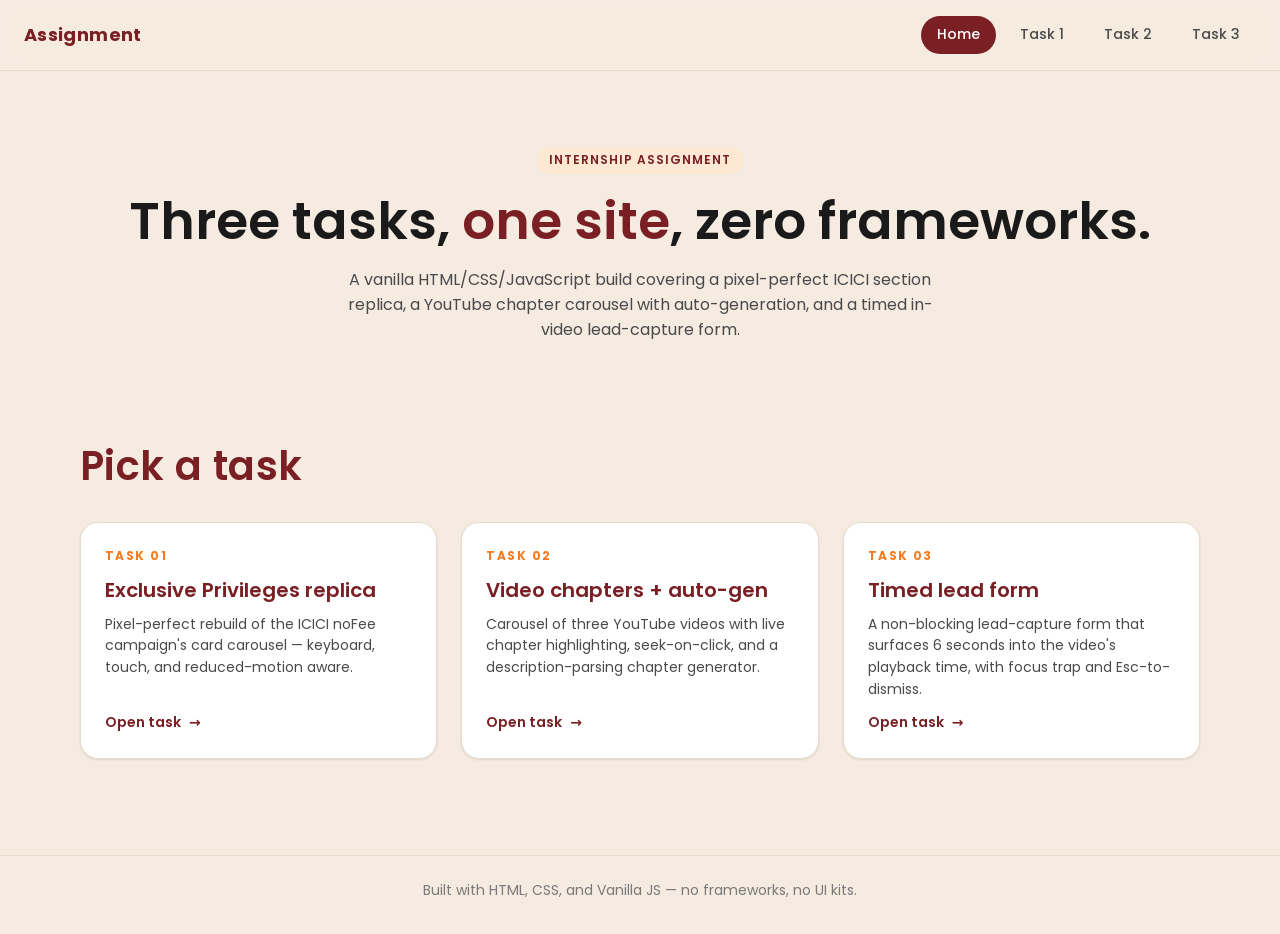
<file: index.html>
<!doctype html>
<html lang="en">
<head>
  <meta charset="utf-8" />
  <meta name="viewport" content="width=device-width, initial-scale=1" />
  <title>Internship Assignment — Demo Site</title>
  <meta name="description" content="Three-task vanilla HTML/CSS/JS demo: ICICI 'Exclusive Privileges' replica, YouTube chapter carousel, and a timed lead-capture form." />
  <link rel="preconnect" href="https://fonts.googleapis.com" />
  <link rel="preconnect" href="https://fonts.gstatic.com" crossorigin />
  <link rel="stylesheet" href="https://fonts.googleapis.com/css2?family=Poppins:wght@400;500;600;700&display=swap" />
  <link rel="stylesheet" href="./assets/css/global.css" />
  <style>
    /* Landing-only styles — small enough to inline rather than create a new file. */
    .hero {
      padding: clamp(3rem, 6vw, 6rem) 0 clamp(2rem, 4vw, 4rem);
      text-align: center;
    }
    .hero__eyebrow {
      display: inline-block;
      padding: 0.25rem 0.75rem;
      border-radius: var(--r-pill);
      background: var(--c-accent-soft);
      color: var(--c-brand);
      font-size: var(--fs-12);
      font-weight: 600;
      letter-spacing: 0.08em;
      text-transform: uppercase;
    }
    .hero__title {
      margin-top: var(--s-4);
      font-size: clamp(2rem, 1rem + 3.5vw, 3.25rem);
      color: var(--c-ink);
    }
    .hero__title em { color: var(--c-brand); font-style: normal; }
    .hero__lede { margin: var(--s-4) auto 0; max-width: 60ch; color: var(--c-ink-soft); }

    .task-grid {
      display: grid; gap: var(--s-6);
      grid-template-columns: repeat(auto-fit, minmax(260px, 1fr));
      margin-top: var(--s-8);
    }
    .task-card {
      display: flex; flex-direction: column; gap: var(--s-3);
      padding: var(--s-6);
      background: var(--c-surface);
      border: 1px solid var(--c-line);
      border-radius: var(--r-lg);
      box-shadow: var(--sh-1);
      transition: transform var(--t-med) var(--ease), box-shadow var(--t-med) var(--ease);
      text-align: left;
    }
    .task-card:hover { transform: translateY(-4px); box-shadow: var(--sh-3); }
    .task-card__num {
      font-size: var(--fs-12); font-weight: 700; letter-spacing: 0.12em;
      color: var(--c-accent); text-transform: uppercase;
    }
    .task-card__title { font-size: var(--fs-20); color: var(--c-brand); }
    .task-card__desc { color: var(--c-ink-soft); font-size: var(--fs-14); }
    .task-card__cta {
      margin-top: auto;
      display: inline-flex; align-items: center; gap: var(--s-2);
      color: var(--c-brand); font-weight: 600; font-size: var(--fs-14);
    }
    .task-card__cta::after { content: '→'; transition: transform var(--t-fast) var(--ease); }
    .task-card:hover .task-card__cta::after { transform: translateX(4px); }
  </style>
</head>
<body>
  <a class="skip-link" href="#main">Skip to content</a>

  <nav class="site-nav" aria-label="Primary">
    <a class="site-nav__brand" href="./index.html">Assignment</a>
    <ul class="site-nav__links">
      <li><a class="site-nav__link" href="./index.html" aria-current="page">Home</a></li>
      <li><a class="site-nav__link" href="./task1.html">Task 1</a></li>
      <li><a class="site-nav__link" href="./task2.html">Task 2</a></li>
      <li><a class="site-nav__link" href="./task3.html">Task 3</a></li>
    </ul>
  </nav>

  <main id="main">
    <header class="container hero">
      <span class="hero__eyebrow">Internship Assignment</span>
      <h1 class="hero__title">Three tasks, <em>one site</em>, zero frameworks.</h1>
      <p class="hero__lede">A vanilla HTML/CSS/JavaScript build covering a pixel-perfect ICICI section replica, a YouTube chapter carousel with auto-generation, and a timed in-video lead-capture form.</p>
    </header>

    <section class="container section" aria-labelledby="tasks-heading">
      <h2 id="tasks-heading" class="section__title">Pick a task</h2>
      <div class="task-grid">
        <a class="task-card" href="./task1.html">
          <span class="task-card__num">Task 01</span>
          <h3 class="task-card__title">Exclusive Privileges replica</h3>
          <p class="task-card__desc">Pixel-perfect rebuild of the ICICI noFee campaign's card carousel — keyboard, touch, and reduced-motion aware.</p>
          <span class="task-card__cta">Open task</span>
        </a>
        <a class="task-card" href="./task2.html">
          <span class="task-card__num">Task 02</span>
          <h3 class="task-card__title">Video chapters + auto-gen</h3>
          <p class="task-card__desc">Carousel of three YouTube videos with live chapter highlighting, seek-on-click, and a description-parsing chapter generator.</p>
          <span class="task-card__cta">Open task</span>
        </a>
        <a class="task-card" href="./task3.html">
          <span class="task-card__num">Task 03</span>
          <h3 class="task-card__title">Timed lead form</h3>
          <p class="task-card__desc">A non-blocking lead-capture form that surfaces 6 seconds into the video's playback time, with focus trap and Esc-to-dismiss.</p>
          <span class="task-card__cta">Open task</span>
        </a>
      </div>
    </section>
  </main>

  <footer class="site-foot">
    <div class="container">Built with HTML, CSS, and Vanilla JS — no frameworks, no UI kits.</div>
  </footer>
</body>
</html>
</file>
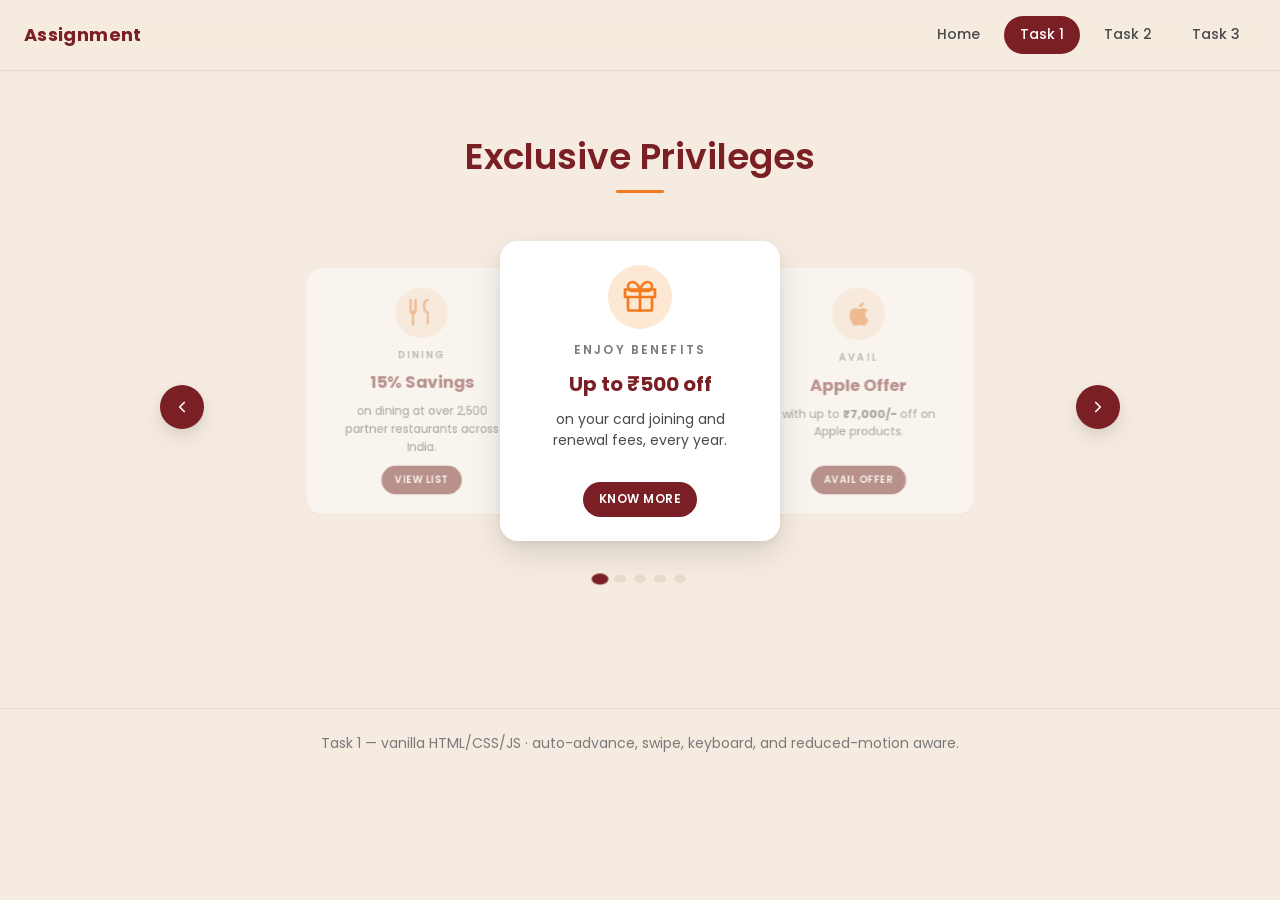
<file: task1.html>
<!doctype html>
<html lang="en">
<head>
  <meta charset="utf-8" />
  <meta name="viewport" content="width=device-width, initial-scale=1" />
  <title>Task 1 — Exclusive Privileges</title>
  <meta name="description" content="Pixel-perfect replica of the ICICI noFee 'Exclusive Privileges' carousel section." />
  <link rel="preconnect" href="https://fonts.googleapis.com" />
  <link rel="preconnect" href="https://fonts.gstatic.com" crossorigin />
  <link rel="stylesheet" href="https://fonts.googleapis.com/css2?family=Poppins:wght@400;500;600;700&display=swap" />
  <link rel="stylesheet" href="./assets/css/global.css" />
  <link rel="stylesheet" href="./assets/css/task1.css" />
</head>
<body>
  <a class="skip-link" href="#main">Skip to content</a>

  <nav class="site-nav" aria-label="Primary">
    <a class="site-nav__brand" href="./index.html">Assignment</a>
    <ul class="site-nav__links">
      <li><a class="site-nav__link" href="./index.html">Home</a></li>
      <li><a class="site-nav__link" href="./task1.html" aria-current="page">Task 1</a></li>
      <li><a class="site-nav__link" href="./task2.html">Task 2</a></li>
      <li><a class="site-nav__link" href="./task3.html">Task 3</a></li>
    </ul>
  </nav>

  <main id="main">
    <section class="privileges" aria-labelledby="privileges-title">
      <h1 class="privileges__title" id="privileges-title">Exclusive Privileges</h1>

      <div class="carousel"
           data-carousel
           role="region"
           aria-roledescription="carousel"
           aria-label="Exclusive privileges">

        <button class="carousel__btn carousel__btn--prev"
                type="button"
                aria-label="Previous privilege"
                data-carousel-prev>
          <svg viewBox="0 0 24 24" fill="none" aria-hidden="true">
            <path d="M15 6l-6 6 6 6" stroke="currentColor" stroke-width="2.2" stroke-linecap="round" stroke-linejoin="round"/>
          </svg>
        </button>

        <div class="carousel__viewport">
          <div class="carousel__track" data-carousel-track>

            <article class="card" aria-roledescription="slide" aria-label="1 of 5">
              <div class="card__media" aria-hidden="true">
                <!-- Gift / benefit icon -->
                <svg viewBox="0 0 24 24" fill="none">
                  <path d="M20 12v8a1 1 0 0 1-1 1H5a1 1 0 0 1-1-1v-8" stroke="currentColor" stroke-width="1.8" stroke-linecap="round"/>
                  <path d="M2 7h20v5H2z" stroke="currentColor" stroke-width="1.8" stroke-linejoin="round"/>
                  <path d="M12 22V7" stroke="currentColor" stroke-width="1.8"/>
                  <path d="M12 7s-2-5-5-5a3 3 0 0 0 0 6h5zM12 7s2-5 5-5a3 3 0 0 1 0 6h-5z" stroke="currentColor" stroke-width="1.8" stroke-linejoin="round"/>
                </svg>
              </div>
              <span class="card__eyebrow">Enjoy Benefits</span>
              <h2 class="card__title">Up to ₹500 off</h2>
              <p class="card__sub">on your card joining and renewal fees, every year.</p>
              <a class="card__cta" href="#">Know more</a>
            </article>

            <article class="card" aria-roledescription="slide" aria-label="2 of 5">
              <div class="card__media" aria-hidden="true">
                <!-- Apple silhouette -->
                <svg viewBox="0 0 24 24" fill="currentColor">
                  <path d="M17.5 12.6c0-2.3 1.9-3.4 2-3.5-1.1-1.6-2.8-1.8-3.4-1.8-1.4-.2-2.8.9-3.5.9-.7 0-1.9-.8-3.1-.8-1.6 0-3.1.9-3.9 2.4-1.7 2.9-.4 7.2 1.2 9.5.8 1.1 1.7 2.4 3 2.4 1.2 0 1.7-.8 3.1-.8s1.9.8 3.1.8 2.2-1.2 3-2.3c.9-1.3 1.3-2.6 1.3-2.7-.1 0-2.4-.9-2.4-3.6zM15.4 5.4c.7-.8 1.1-1.9 1-3-1 .1-2.2.7-2.9 1.5-.6.7-1.2 1.8-1 2.9 1.1.1 2.2-.6 2.9-1.4z"/>
                </svg>
              </div>
              <span class="card__eyebrow">Avail</span>
              <h2 class="card__title">Apple Offer</h2>
              <p class="card__sub">with up to <strong>₹7,000/-</strong> off on Apple products.</p>
              <a class="card__cta" href="#">Avail offer</a>
            </article>

            <article class="card" aria-roledescription="slide" aria-label="3 of 5">
              <div class="card__media" aria-hidden="true">
                <!-- Voucher / ticket icon -->
                <svg viewBox="0 0 24 24" fill="none">
                  <path d="M3 7a2 2 0 0 1 2-2h14a2 2 0 0 1 2 2v3a2 2 0 0 0 0 4v3a2 2 0 0 1-2 2H5a2 2 0 0 1-2-2v-3a2 2 0 0 0 0-4V7z" stroke="currentColor" stroke-width="1.8" stroke-linejoin="round"/>
                  <path d="M14 5v14" stroke="currentColor" stroke-width="1.8" stroke-dasharray="2 2"/>
                </svg>
              </div>
              <span class="card__eyebrow">Get</span>
              <h2 class="card__title">Activation Voucher</h2>
              <p class="card__sub">worth flat <strong>₹1,250</strong> on first card swipe.</p>
              <a class="card__cta" href="#">Claim now</a>
            </article>

            <article class="card" aria-roledescription="slide" aria-label="4 of 5">
              <div class="card__media" aria-hidden="true">
                <!-- Plane / travel icon -->
                <svg viewBox="0 0 24 24" fill="none">
                  <path d="M10.5 13.5L3 11l1-2 8 1 4-4a2 2 0 1 1 2.8 2.8l-4 4 1 8-2 1-2.5-7.5-2.8 2.8L8 19l-1.5.5-.5-2-2-.5L4.5 15.5l1.7-.3 2.8-2.8z" stroke="currentColor" stroke-width="1.6" stroke-linejoin="round"/>
                </svg>
              </div>
              <span class="card__eyebrow">Travel Perks</span>
              <h2 class="card__title">Lounge Access</h2>
              <p class="card__sub">Complimentary domestic airport lounge access, twice a year.</p>
              <a class="card__cta" href="#">Discover</a>
            </article>

            <article class="card" aria-roledescription="slide" aria-label="5 of 5">
              <div class="card__media" aria-hidden="true">
                <!-- Dining / cutlery icon -->
                <svg viewBox="0 0 24 24" fill="none">
                  <path d="M7 2v9a2 2 0 1 1-4 0V2M5 11v11M17 2c-2 0-3 2-3 5s1 5 3 5v9" stroke="currentColor" stroke-width="1.8" stroke-linecap="round" stroke-linejoin="round"/>
                </svg>
              </div>
              <span class="card__eyebrow">Dining</span>
              <h2 class="card__title">15% Savings</h2>
              <p class="card__sub">on dining at over 2,500 partner restaurants across India.</p>
              <a class="card__cta" href="#">View list</a>
            </article>

          </div>
        </div>

        <button class="carousel__btn carousel__btn--next"
                type="button"
                aria-label="Next privilege"
                data-carousel-next>
          <svg viewBox="0 0 24 24" fill="none" aria-hidden="true">
            <path d="M9 6l6 6-6 6" stroke="currentColor" stroke-width="2.2" stroke-linecap="round" stroke-linejoin="round"/>
          </svg>
        </button>

        <div class="carousel__dots" role="tablist" aria-label="Slide selectors" data-carousel-dots></div>
        <p class="sr-only" aria-live="polite" data-carousel-live></p>
      </div>
    </section>
  </main>

  <footer class="site-foot">
    <div class="container">Task 1 — vanilla HTML/CSS/JS · auto-advance, swipe, keyboard, and reduced-motion aware.</div>
  </footer>

  <script src="./assets/js/task1.js" defer></script>
</body>
</html>
</file>
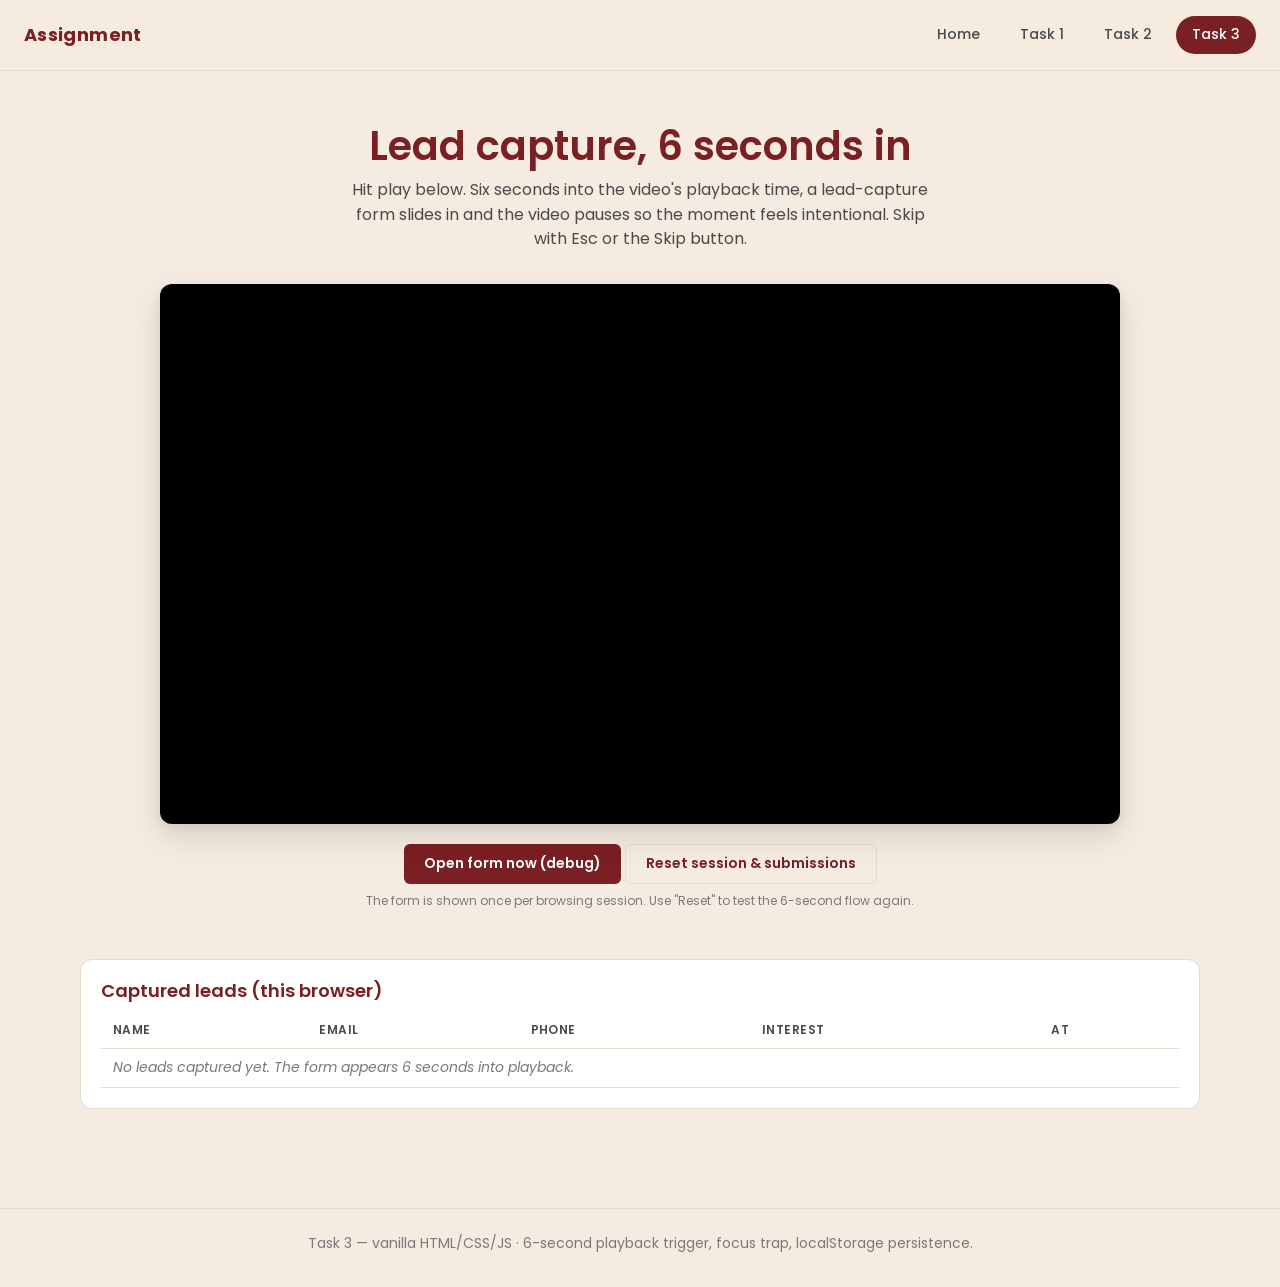
<file: task3.html>
<!doctype html>
<html lang="en">
<head>
  <meta charset="utf-8" />
  <meta name="viewport" content="width=device-width, initial-scale=1" />
  <title>Task 3 — In-video lead form</title>
  <meta name="description" content="A YouTube video that surfaces a lead-capture form 6 seconds into playback." />
  <link rel="preconnect" href="https://fonts.googleapis.com" />
  <link rel="preconnect" href="https://fonts.gstatic.com" crossorigin />
  <link rel="preconnect" href="https://www.youtube.com" />
  <link rel="stylesheet" href="https://fonts.googleapis.com/css2?family=Poppins:wght@400;500;600;700&display=swap" />
  <link rel="stylesheet" href="./assets/css/global.css" />
  <link rel="stylesheet" href="./assets/css/task3.css" />
</head>
<body>
  <a class="skip-link" href="#main">Skip to content</a>

  <nav class="site-nav" aria-label="Primary">
    <a class="site-nav__brand" href="./index.html">Assignment</a>
    <ul class="site-nav__links">
      <li><a class="site-nav__link" href="./index.html">Home</a></li>
      <li><a class="site-nav__link" href="./task1.html">Task 1</a></li>
      <li><a class="site-nav__link" href="./task2.html">Task 2</a></li>
      <li><a class="site-nav__link" href="./task3.html" aria-current="page">Task 3</a></li>
    </ul>
  </nav>

  <main id="main" class="container t2 t3">
    <header class="t3__intro">
      <h1>Lead capture, 6 seconds in</h1>
      <p>Hit play below. Six seconds into the video's playback time, a lead-capture form slides in and the video pauses so the moment feels intentional. Skip with Esc or the Skip button.</p>
    </header>

    <div class="stage" data-stage data-form-open="false">
      <div class="stage__player">
        <!-- The YouTube IFrame API replaces this div with an <iframe>. -->
        <div id="yt-player"></div>
      </div>

      <div class="stage__dim" data-stage-dim aria-hidden="true"></div>

      <div class="lead"
           data-lead
           role="dialog"
           aria-modal="true"
           aria-labelledby="lead-title"
           aria-describedby="lead-sub"
           aria-hidden="true">
        <button class="lead__close" type="button" aria-label="Skip and close" data-lead-close>
          <svg viewBox="0 0 24 24" fill="none" aria-hidden="true">
            <path d="M6 6l12 12M18 6L6 18" stroke="currentColor" stroke-width="2" stroke-linecap="round"/>
          </svg>
        </button>

        <span class="lead__eyebrow">Quick question</span>
        <h2 class="lead__title" id="lead-title">Get the full guide</h2>
        <p class="lead__sub" id="lead-sub">Drop your details and we'll send you the resources featured in this video.</p>

        <form class="lead__form" data-lead-form novalidate>
          <div class="lead__row">
            <label class="lead__label" for="lead-name">Full name</label>
            <input class="lead__input" id="lead-name" type="text" name="name"
                   required autocomplete="name" placeholder="Your name" />
            <span class="lead__error" data-error-for="name"></span>
          </div>
          <div class="lead__row">
            <label class="lead__label" for="lead-email">Email</label>
            <input class="lead__input" id="lead-email" type="email" name="email"
                   required autocomplete="email" placeholder="you@example.com" />
            <span class="lead__error" data-error-for="email"></span>
          </div>
          <div class="lead__row">
            <label class="lead__label" for="lead-phone">Phone</label>
            <input class="lead__input" id="lead-phone" type="tel" name="phone"
                   required autocomplete="tel" placeholder="+91 90000 00000" />
            <span class="lead__error" data-error-for="phone"></span>
          </div>
          <div class="lead__row">
            <label class="lead__label" for="lead-interest">Interest</label>
            <select class="lead__select" id="lead-interest" name="interest">
              <option value="general">General enquiry</option>
              <option value="pricing">Pricing &amp; plans</option>
              <option value="demo">Book a demo</option>
              <option value="support">Existing customer support</option>
            </select>
          </div>
          <div class="lead__actions">
            <button class="lead__btn lead__btn--ghost" type="button" data-lead-skip>Skip</button>
            <button class="lead__btn lead__btn--primary" type="submit">Send</button>
          </div>
        </form>

        <div class="lead__success" data-lead-success hidden>
          <div class="lead__success-icon" aria-hidden="true">
            <svg viewBox="0 0 24 24" fill="none">
              <path d="M5 13l4 4L19 7" stroke="currentColor" stroke-width="2.5" stroke-linecap="round" stroke-linejoin="round"/>
            </svg>
          </div>
          <p class="lead__success-title">Thanks — we'll be in touch.</p>
          <p class="lead__success-sub">Your video will resume in a moment.</p>
        </div>
      </div>
    </div>

    <div class="t3-controls">
      <button class="btn" type="button" data-trigger-now>Open form now (debug)</button>
      <button class="btn btn--ghost" type="button" data-reset>Reset session &amp; submissions</button>
      <p class="help">The form is shown once per browsing session. Use "Reset" to test the 6-second flow again.</p>
    </div>

    <section class="subs" aria-label="Captured leads">
      <h2>Captured leads (this browser)</h2>
      <table>
        <thead>
          <tr><th>Name</th><th>Email</th><th>Phone</th><th>Interest</th><th>At</th></tr>
        </thead>
        <tbody data-subs-body></tbody>
      </table>
    </section>
  </main>

  <footer class="site-foot">
    <div class="container">Task 3 — vanilla HTML/CSS/JS · 6-second playback trigger, focus trap, localStorage persistence.</div>
  </footer>

  <script src="./assets/js/task3.js" defer></script>
</body>
</html>
</file>
<file: assets/css/global.css>
:root {
  --c-bg: #f5ebe0;
  --c-bg-soft: #faf3ea;
  --c-surface: #ffffff;
  --c-ink: #1a1a1a;
  --c-ink-soft: #4a4a4a;
  --c-ink-mute: #7a7a7a;
  --c-brand: #7a1f24;          /* deep maroon — section titles, CTAs */
  --c-brand-dark: #5a161a;
  --c-accent: #f47b20;         /* orange — secondary highlights */
  --c-accent-soft: #fde8d3;
  --c-line: #e6dccc;
  --c-success: #1f7a4a;
  --c-danger:  #c62828;

  /* Type scale */
  --font-sans: 'Poppins', system-ui, -apple-system, 'Segoe UI', Roboto, sans-serif;
  --fs-12: 0.75rem;
  --fs-14: 0.875rem;
  --fs-16: 1rem;
  --fs-18: 1.125rem;
  --fs-20: 1.25rem;
  --fs-24: 1.5rem;
  --fs-32: 2rem;
  --fs-40: 2.5rem;

  /* Spacing scale (4px base) */
  --s-1: 0.25rem;
  --s-2: 0.5rem;
  --s-3: 0.75rem;
  --s-4: 1rem;
  --s-5: 1.25rem;
  --s-6: 1.5rem;
  --s-8: 2rem;
  --s-10: 2.5rem;
  --s-12: 3rem;
  --s-16: 4rem;

  /* Radii + shadow */
  --r-sm: 6px;
  --r-md: 12px;
  --r-lg: 18px;
  --r-pill: 999px;
  --sh-1: 0 1px 2px rgba(0,0,0,0.04), 0 1px 3px rgba(0,0,0,0.06);
  --sh-2: 0 4px 10px rgba(0,0,0,0.06), 0 10px 24px rgba(0,0,0,0.08);
  --sh-3: 0 12px 32px rgba(0,0,0,0.12), 0 4px 8px rgba(0,0,0,0.06);

  /* Motion */
  --ease: cubic-bezier(0.22, 0.61, 0.36, 1);
  --t-fast: 180ms;
  --t-med: 320ms;
  --t-slow: 520ms;

  /* Breakpoints (used in @media queries; declared for documentation) */
  --bp-sm: 480px;
  --bp-md: 768px;
  --bp-lg: 1024px;
}

/* ---- Reset ---- */
*, *::before, *::after { box-sizing: border-box; }
html, body { margin: 0; padding: 0; }
html { -webkit-text-size-adjust: 100%; }
body {
  font-family: var(--font-sans);
  font-size: var(--fs-16);
  line-height: 1.55;
  color: var(--c-ink);
  background: var(--c-bg);
  -webkit-font-smoothing: antialiased;
  text-rendering: optimizeLegibility;
}
img, svg, video { display: block; max-width: 100%; }
button { font: inherit; color: inherit; background: none; border: 0; cursor: pointer; }
a { color: var(--c-brand); text-decoration: none; }
a:hover { text-decoration: underline; }
h1, h2, h3, h4 { margin: 0; line-height: 1.2; font-weight: 600; }
p { margin: 0; }

/* Skip link for keyboard users */
.skip-link {
  position: absolute; left: -9999px; top: 0;
  background: var(--c-brand); color: #fff; padding: var(--s-2) var(--s-4);
  border-radius: 0 0 var(--r-sm) 0; z-index: 1000;
}
.skip-link:focus { left: 0; }

/* ---- Site nav ---- */
.site-nav {
  position: sticky; top: 0; z-index: 50;
  display: flex; align-items: center; justify-content: space-between;
  padding: var(--s-4) var(--s-6);
  background: rgba(245, 235, 224, 0.92);
  backdrop-filter: saturate(140%) blur(8px);
  -webkit-backdrop-filter: saturate(140%) blur(8px);
  border-bottom: 1px solid var(--c-line);
}
.site-nav__brand {
  font-weight: 700; font-size: var(--fs-18); color: var(--c-brand);
  letter-spacing: 0.02em;
}
.site-nav__links {
  display: flex; gap: var(--s-2); list-style: none; margin: 0; padding: 0;
}
.site-nav__link {
  display: inline-block; padding: var(--s-2) var(--s-4);
  border-radius: var(--r-pill);
  color: var(--c-ink-soft); font-size: var(--fs-14); font-weight: 500;
  transition: background var(--t-fast) var(--ease), color var(--t-fast) var(--ease);
}
.site-nav__link:hover { background: var(--c-accent-soft); color: var(--c-brand); text-decoration: none; }
.site-nav__link[aria-current="page"] { background: var(--c-brand); color: #fff; }

/* ---- Container + section ---- */
.container { width: min(1120px, 92vw); margin-inline: auto; }
.section { padding-block: var(--s-12); }
.section__head { text-align: center; margin-bottom: var(--s-8); }
.section__title {
  font-size: clamp(1.75rem, 1.2rem + 2vw, 2.5rem);
  color: var(--c-brand);
  letter-spacing: 0.01em;
}
.section__sub { color: var(--c-ink-soft); margin-top: var(--s-2); }

/* ---- Footer ---- */
.site-foot {
  margin-top: var(--s-12);
  padding: var(--s-6) var(--s-6) var(--s-8);
  border-top: 1px solid var(--c-line);
  color: var(--c-ink-mute);
  text-align: center;
  font-size: var(--fs-14);
}

/* ---- Reduced motion ---- */
@media (prefers-reduced-motion: reduce) {
  *, *::before, *::after {
    animation-duration: 0.001ms !important;
    transition-duration: 0.001ms !important;
  }
}
</file>
<file: assets/css/task1.css>
/* =========================================================================
   task1.css — "Exclusive Privileges" carousel
   ========================================================================= */

.privileges {
  background: var(--c-bg);
  padding: clamp(2.5rem, 5vw, 5rem) 0 clamp(3rem, 6vw, 6rem);
}
.privileges__title {
  text-align: center;
  color: var(--c-brand);
  font-size: clamp(1.5rem, 1rem + 1.8vw, 2.25rem);
  font-weight: 600;
  margin-bottom: clamp(1.5rem, 3vw, 3rem);
  position: relative;
}
.privileges__title::after {
  content: '';
  display: block;
  width: 48px;
  height: 3px;
  margin: 0.75rem auto 0;
  background: var(--c-accent);
  border-radius: var(--r-pill);
}

/* ---- Carousel layout ---------------------------------------------------- */
.carousel {
  position: relative;
  width: min(960px, 100%);
  margin-inline: auto;
  padding-inline: clamp(2.5rem, 8vw, 5rem);
}
.carousel__viewport {
  position: relative;
  height: 320px;                  /* fixed; cards are absolute-positioned */
  perspective: 1200px;
}
.carousel__track {
  position: relative;
  width: 100%;
  height: 100%;
}

/* ---- Card --------------------------------------------------------------- */
.card {
  position: absolute;
  top: 50%;
  left: 50%;
  width: clamp(220px, 28vw, 280px);
  height: 300px;
  margin-left: calc(clamp(220px, 28vw, 280px) / -2);
  margin-top: -150px;
  padding: clamp(1rem, 2vw, 1.5rem);
  background: var(--c-surface);
  border-radius: var(--r-lg);
  box-shadow: var(--sh-1);
  display: flex;
  flex-direction: column;
  align-items: center;
  text-align: center;
  gap: var(--s-3);
  transition:
    transform var(--t-slow) var(--ease),
    opacity var(--t-slow) var(--ease),
    box-shadow var(--t-med) var(--ease);
  will-change: transform, opacity;
  user-select: none;
}

/* Position states — JS sets data-pos on each card */
.card[data-pos="active"] {
  transform: translate3d(0, 0, 0) scale(1);
  opacity: 1;
  z-index: 3;
  box-shadow: var(--sh-3);
}
.card[data-pos="prev"] {
  transform: translate3d(-78%, 0, 0) scale(0.82);
  opacity: 0.45;
  z-index: 2;
  filter: saturate(0.85);
}
.card[data-pos="next"] {
  transform: translate3d(78%, 0, 0) scale(0.82);
  opacity: 0.45;
  z-index: 2;
  filter: saturate(0.85);
}
.card[data-pos="far-prev"] {
  transform: translate3d(-110%, 0, 0) scale(0.6);
  opacity: 0;
  z-index: 1;
  pointer-events: none;
}
.card[data-pos="far-next"] {
  transform: translate3d(110%, 0, 0) scale(0.6);
  opacity: 0;
  z-index: 1;
  pointer-events: none;
}

/* Disable transitions when JS adds .is-instant (used during loop wrap) */
.card.is-instant { transition: none !important; }

/* ---- Card content ------------------------------------------------------- */
.card__media {
  width: 64px; height: 64px;
  display: grid; place-items: center;
  border-radius: 50%;
  background: var(--c-accent-soft);
}
.card__media svg { width: 36px; height: 36px; color: var(--c-accent); }

.card__eyebrow {
  font-size: var(--fs-12);
  font-weight: 600;
  letter-spacing: 0.18em;
  text-transform: uppercase;
  color: var(--c-ink-mute);
}
.card__title {
  font-size: var(--fs-20);
  font-weight: 700;
  color: var(--c-brand);
  line-height: 1.25;
}
.card__sub {
  font-size: var(--fs-14);
  color: var(--c-ink-soft);
  max-width: 22ch;
}
.card__cta {
  margin-top: auto;
  display: inline-flex;
  align-items: center;
  gap: var(--s-2);
  padding: var(--s-2) var(--s-4);
  border-radius: var(--r-pill);
  background: var(--c-brand);
  color: #fff;
  font-size: var(--fs-12);
  font-weight: 600;
  letter-spacing: 0.04em;
  text-transform: uppercase;
  transition: background var(--t-fast) var(--ease), transform var(--t-fast) var(--ease);
}
.card[data-pos="active"] .card__cta:hover { background: var(--c-brand-dark); transform: translateY(-1px); }
.card:not([data-pos="active"]) .card__cta { pointer-events: none; }

/* ---- Arrow buttons ------------------------------------------------------ */
.carousel__btn {
  position: absolute;
  top: 50%;
  width: 44px; height: 44px;
  display: grid; place-items: center;
  border-radius: 50%;
  background: var(--c-brand);
  color: #fff;
  box-shadow: var(--sh-2);
  transform: translateY(-50%);
  transition: background var(--t-fast) var(--ease), transform var(--t-fast) var(--ease);
  z-index: 4;
}
.carousel__btn:hover { background: var(--c-brand-dark); }
.carousel__btn:active { transform: translateY(-50%) scale(0.94); }
.carousel__btn:focus-visible { outline: 3px solid var(--c-accent); outline-offset: 3px; }
.carousel__btn--prev { left: 0; }
.carousel__btn--next { right: 0; }
.carousel__btn svg { width: 18px; height: 18px; }

/* ---- Dot indicators ----------------------------------------------------- */
.carousel__dots {
  display: flex;
  justify-content: center;
  gap: var(--s-2);
  margin-top: var(--s-6);
}
.carousel__dot {
  width: 8px; height: 8px;
  border-radius: 50%;
  background: var(--c-line);
  transition: background var(--t-fast) var(--ease), transform var(--t-fast) var(--ease);
}
.carousel__dot[aria-current="true"] {
  background: var(--c-brand);
  transform: scale(1.4);
}
.carousel__dot:focus-visible { outline: 2px solid var(--c-brand); outline-offset: 3px; }

/* ---- Live region (visually hidden) -------------------------------------- */
.sr-only {
  position: absolute;
  width: 1px; height: 1px;
  padding: 0; margin: -1px;
  overflow: hidden;
  clip: rect(0,0,0,0);
  white-space: nowrap;
  border: 0;
}

/* ---- Responsive --------------------------------------------------------- */
@media (max-width: 768px) {
  .carousel { padding-inline: 3.5rem; }
  .carousel__viewport { height: 300px; }
  /* On narrow screens the side cards crowd the active card — hide them entirely */
  .card[data-pos="prev"],
  .card[data-pos="next"] {
    opacity: 0;
    pointer-events: none;
    transform: translate3d(0, 0, 0) scale(0.7);
  }
  .carousel__btn { width: 38px; height: 38px; }
}

@media (max-width: 480px) {
  .carousel { padding-inline: 2.75rem; }
  .card { width: min(85vw, 260px); margin-left: calc(min(85vw, 260px) / -2); }
}
</file>
<file: assets/css/task3.css>
/* =========================================================================
   task3.css — In-video lead-capture form
   ========================================================================= */

.t3 { padding-block: clamp(2rem, 4vw, 4rem); }
.t3__intro { text-align: center; margin-bottom: var(--s-8); }
.t3__intro h1 { color: var(--c-brand); font-size: clamp(1.75rem, 1rem + 2vw, 2.5rem); }
.t3__intro p { color: var(--c-ink-soft); margin-top: var(--s-2); max-width: 60ch; margin-inline: auto; }

/* The stage wraps the player + the overlay so the form layers on top */
.stage {
  position: relative;
  width: min(960px, 100%);
  margin-inline: auto;
  aspect-ratio: 16 / 9;
  border-radius: var(--r-md);
  overflow: hidden;
  box-shadow: var(--sh-3);
  background: #000;
}
.stage__player {
  position: absolute; inset: 0;
}
.stage__player iframe { width: 100%; height: 100%; border: 0; }

/* ---- Dim layer (full viewport) ----------------------------------------- */
.stage__dim {
  position: fixed; inset: 0;
  background: rgba(20, 12, 8, 0.62);
  opacity: 0;
  pointer-events: none;
  transition: opacity var(--t-med) var(--ease);
  backdrop-filter: blur(3px);
  -webkit-backdrop-filter: blur(3px);
  z-index: 90;
}
.stage[data-form-open="true"] .stage__dim {
  opacity: 1;
  pointer-events: auto;
}

/* ---- Lead form modal (full viewport, centered) ------------------------ */
.lead {
  position: fixed;
  left: 50%; top: 50%;
  width: min(420px, calc(100vw - 32px));
  max-height: calc(100vh - 32px);
  transform: translate(-50%, calc(-50% + 16px));
  background: var(--c-surface);
  border-radius: var(--r-lg);
  box-shadow: 0 24px 60px rgba(0,0,0,0.45);
  padding: clamp(1.1rem, 2.4vw, 1.5rem);
  opacity: 0;
  pointer-events: none;
  transition: opacity var(--t-med) var(--ease), transform var(--t-med) var(--ease);
  overflow-y: auto;
  z-index: 100;
}
.stage[data-form-open="true"] .lead {
  opacity: 1;
  transform: translate(-50%, -50%);
  pointer-events: auto;
}
.lead__close {
  position: absolute;
  top: 10px; right: 10px;
  width: 32px; height: 32px;
  display: grid; place-items: center;
  border-radius: 50%;
  color: var(--c-ink-mute);
  transition: background var(--t-fast) var(--ease), color var(--t-fast) var(--ease);
}
.lead__close:hover { background: var(--c-bg-soft); color: var(--c-ink); }
.lead__close svg { width: 14px; height: 14px; }

.lead__eyebrow {
  display: inline-block;
  padding: 2px 10px;
  font-size: var(--fs-12);
  font-weight: 600;
  letter-spacing: 0.08em;
  text-transform: uppercase;
  color: var(--c-brand);
  background: var(--c-accent-soft);
  border-radius: var(--r-pill);
}
.lead__title {
  margin-top: var(--s-2);
  font-size: var(--fs-20);
  color: var(--c-ink);
  line-height: 1.25;
}
.lead__sub {
  margin-top: 4px;
  color: var(--c-ink-soft);
  font-size: var(--fs-14);
}

.lead__form {
  display: grid;
  gap: var(--s-2);
  margin-top: var(--s-3);
}
.lead__row { display: flex; flex-direction: column; gap: 2px; }
.lead__label {
  font-size: 0.7rem;
  font-weight: 600;
  color: var(--c-ink-soft);
  letter-spacing: 0.05em;
  text-transform: uppercase;
}
.lead__input,
.lead__select {
  height: 38px;
  padding: 0 var(--s-3);
  border: 1px solid var(--c-line);
  border-radius: var(--r-sm);
  font: inherit;
  font-size: var(--fs-14);
  background: var(--c-bg-soft);
  color: var(--c-ink);
  transition: border-color var(--t-fast) var(--ease), background var(--t-fast) var(--ease);
}
.lead__input:focus,
.lead__select:focus {
  outline: none;
  border-color: var(--c-brand);
  background: #fff;
}
.lead__error {
  color: var(--c-danger);
  font-size: var(--fs-12);
  min-height: 0;
  margin-top: 2px;
}
.lead__error:empty { display: none; }
.lead__input[aria-invalid="true"],
.lead__select[aria-invalid="true"] {
  border-color: var(--c-danger);
  background: #fff5f5;
}

.lead__actions {
  display: flex;
  gap: var(--s-2);
  margin-top: var(--s-3);
}
.lead__btn {
  flex: 1;
  height: 40px;
  border-radius: var(--r-sm);
  font-weight: 600;
  font-size: var(--fs-14);
  transition: background var(--t-fast) var(--ease), transform var(--t-fast) var(--ease);
}
.lead__btn--primary { background: var(--c-brand); color: #fff; }
.lead__btn--primary:hover { background: var(--c-brand-dark); }
.lead__btn--ghost {
  background: transparent;
  color: var(--c-ink-soft);
  border: 1px solid var(--c-line);
}
.lead__btn--ghost:hover { background: var(--c-bg-soft); color: var(--c-ink); }
.lead__btn:active { transform: translateY(1px); }

/* ---- Success state ----------------------------------------------------- */
.lead__success {
  text-align: center;
  padding: var(--s-3) 0;
}
.lead__success-icon {
  width: 56px; height: 56px;
  margin: 0 auto var(--s-3);
  border-radius: 50%;
  background: #e8f5ee;
  color: var(--c-success);
  display: grid; place-items: center;
}
.lead__success-icon svg { width: 28px; height: 28px; }
.lead__success-title { font-size: var(--fs-18); color: var(--c-ink); }
.lead__success-sub { color: var(--c-ink-soft); font-size: var(--fs-14); margin-top: 4px; }

/* ---- "Open form now" debug button (below the player) ------------------ */
.t3-controls {
  text-align: center;
  margin-top: var(--s-5);
}
.t3-controls .btn {
  height: 40px;
  padding: 0 var(--s-5);
  background: var(--c-brand);
  color: #fff;
  border-radius: var(--r-sm);
  font: inherit;
  font-weight: 600;
  font-size: var(--fs-14);
  transition: background var(--t-fast) var(--ease);
}
.t3-controls .btn:hover { background: var(--c-brand-dark); }
.t3-controls .btn--ghost { background: transparent; color: var(--c-brand); border: 1px solid var(--c-line); }
.t3-controls .btn--ghost:hover { background: var(--c-bg-soft); }
.t3-controls .help { color: var(--c-ink-mute); font-size: var(--fs-12); margin-top: var(--s-2); }

/* ---- Submissions table (debug view) ----------------------------------- */
.subs {
  margin-top: clamp(2rem, 4vw, 3rem);
  background: var(--c-surface);
  border: 1px solid var(--c-line);
  border-radius: var(--r-md);
  padding: var(--s-5);
}
.subs h2 { color: var(--c-brand); font-size: var(--fs-18); margin-bottom: var(--s-3); }
.subs table { width: 100%; border-collapse: collapse; font-size: var(--fs-14); }
.subs th, .subs td {
  text-align: left;
  padding: var(--s-2) var(--s-3);
  border-bottom: 1px solid var(--c-line);
}
.subs th { color: var(--c-ink-soft); font-weight: 600; font-size: var(--fs-12); text-transform: uppercase; letter-spacing: 0.04em; }
.subs__empty { color: var(--c-ink-mute); font-style: italic; }

@media (max-width: 520px) {
  .lead { width: calc(100% - 16px); }
  .lead__actions { flex-direction: column-reverse; }
}
</file>
